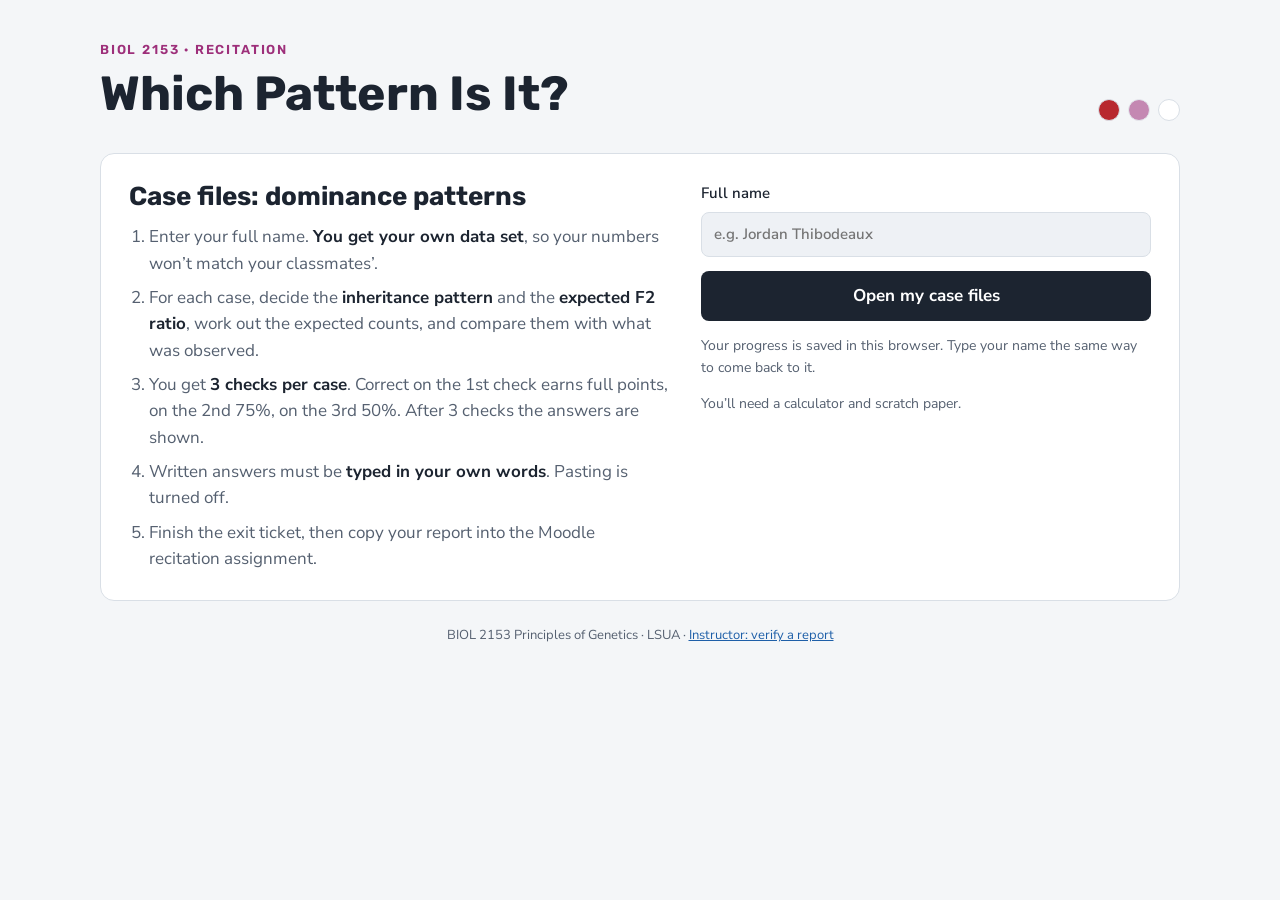
<file: biol2153-which-pattern/index.html>
<!doctype html>
<html lang="en">
<head>
<meta charset="utf-8">
<meta name="viewport" content="width=device-width, initial-scale=1, viewport-fit=cover">
<title>Which Pattern Is It?</title>
<meta name="claude:viewport-fit-sides" content="cover">
<link rel="preconnect" href="https://fonts.googleapis.com">
<link rel="stylesheet" href="https://fonts.googleapis.com/css2?family=Rubik:wght@500;600;700&family=Nunito+Sans:wght@400;600;700&family=JetBrains+Mono:wght@400;600&display=swap">
<style>
/* Layout: a lab-notebook stepper. One case at a time, data table beside the questions on wide screens. */
:root{
  --bg:#F4F6F8; --surface:#FFFFFF; --sunk:#EEF1F5; --ink:#1C2430; --muted:#556070; --line:#D9DFE6;
  --magenta:#9D2F7A; --blue:#1E5FA8; --red:#B8282F; --ok:#1C7348; --okbg:#E5F3EB; --bad:#B42318; --badbg:#FCEBE9;
  --font-display:'Rubik', 'Trebuchet MS', Arial, sans-serif;
  --font-body:'Nunito Sans', 'Segoe UI', Verdana, sans-serif;
  --font-data:'JetBrains Mono', 'Courier New', monospace;
}
@media (prefers-color-scheme: dark){:root:not([data-theme="light"]){
  --bg:#11161D; --surface:#19202A; --sunk:#141A22; --ink:#E6EBF1; --muted:#9BA6B4; --line:#2C3542;
  --magenta:#E383C3; --blue:#7DB0EC; --red:#F07A7F; --ok:#5ACB92; --okbg:#173327; --bad:#F38377; --badbg:#3A1D1B; color-scheme:dark}}
:root[data-theme="dark"]{
  --bg:#11161D; --surface:#19202A; --sunk:#141A22; --ink:#E6EBF1; --muted:#9BA6B4; --line:#2C3542;
  --magenta:#E383C3; --blue:#7DB0EC; --red:#F07A7F; --ok:#5ACB92; --okbg:#173327; --bad:#F38377; --badbg:#3A1D1B; color-scheme:dark}

*{box-sizing:border-box}
body{background:var(--bg);color:var(--ink);font-family:var(--font-body);font-size:17px;line-height:1.55;
  padding-left:max(16px, env(safe-area-inset-left, 0px));padding-right:max(16px, env(safe-area-inset-right, 0px));padding-block:0 48px}
.wrap{max-width:1080px;margin:0 auto;display:flex;flex-direction:column;gap:24px}
h1,h2,h3{font-family:var(--font-display);text-wrap:balance;line-height:1.15;margin:0}
p{margin:0}
button,input,select,textarea{font:inherit;color:inherit}
:focus-visible{outline:3px solid var(--blue);outline-offset:2px}

.masthead{padding-block:32px 8px;display:flex;flex-wrap:wrap;align-items:flex-end;justify-content:space-between;gap:16px}
.masthead .kicker{font-family:var(--font-display);font-weight:600;font-size:13px;letter-spacing:.14em;text-transform:uppercase;color:var(--magenta)}
.masthead h1{font-size:clamp(32px,5vw,48px);font-weight:700;margin-top:6px}
.alleles{display:flex;gap:8px;align-items:center}
.alleles span{width:22px;height:22px;border-radius:50%;border:1px solid var(--line)}

.card{background:var(--surface);border:1px solid var(--line);border-radius:14px;padding:28px}
.start{display:grid;grid-template-columns:1.2fr 1fr;gap:32px}
.start > *{min-width:0}
.start h2{font-size:26px;margin-bottom:12px}
.start ol{margin:0;padding-left:20px;display:flex;flex-direction:column;gap:8px;color:var(--muted)}
.start ol b{color:var(--ink)}
.form{display:flex;flex-direction:column;gap:14px}
label.f{display:flex;flex-direction:column;gap:6px;font-weight:600;font-size:15px}
input[type=text],input[type=number],select,textarea{background:var(--sunk);border:1px solid var(--line);border-radius:8px;padding:10px 12px;width:100%}
input:disabled,select:disabled,textarea:disabled{opacity:.75;cursor:not-allowed}
textarea{min-height:120px;resize:vertical;line-height:1.5}
.btn{appearance:none;border:0;border-radius:8px;padding:12px 20px;font-weight:700;cursor:pointer;background:var(--ink);color:var(--surface)}
.btn.ghost{background:transparent;color:var(--ink);border:1px solid var(--line)}
.btn:disabled{opacity:.45;cursor:not-allowed}
.note{font-size:14px;color:var(--muted)}
.err{color:var(--bad);font-weight:600;font-size:15px}

.steps{display:flex;flex-wrap:wrap;gap:8px}
.chip{appearance:none;border:1px solid var(--line);background:var(--surface);border-radius:999px;padding:7px 14px;font-weight:600;font-size:14px;cursor:pointer;display:flex;gap:8px;align-items:center}
.chip[aria-current="step"]{background:var(--ink);color:var(--surface);border-color:var(--ink)}
.chip .st{font-family:var(--font-data);font-size:12px;opacity:.8}
.who{display:flex;flex-wrap:wrap;justify-content:space-between;align-items:center;gap:12px;font-size:14px;color:var(--muted)}
.who b{color:var(--ink)}
.linkbtn{appearance:none;border:0;background:none;color:var(--blue);font-weight:600;cursor:pointer;padding:0;text-decoration:underline}

.case{display:grid;grid-template-columns:minmax(0,340px) minmax(0,1fr);gap:28px}
.case-head{grid-column:1/-1;display:flex;flex-direction:column;gap:10px}
.eyebrow{font-family:var(--font-display);font-weight:600;font-size:13px;letter-spacing:.14em;text-transform:uppercase}
.t-mag{color:var(--magenta)} .t-blue{color:var(--blue)} .t-red{color:var(--red)} .t-ink{color:var(--muted)}
.case-head h2{font-size:30px}
.story{max-width:68ch;color:var(--ink)}
.side{display:flex;flex-direction:column;gap:16px}
.data{width:100%;border-collapse:collapse;font-variant-numeric:tabular-nums}
.data th{font-family:var(--font-display);font-weight:600;font-size:13px;letter-spacing:.08em;text-transform:uppercase;color:var(--muted);text-align:left;padding:8px 10px;border-bottom:2px solid var(--line)}
.data td{padding:10px;border-bottom:1px solid var(--line)}
.data td.num{font-family:var(--font-data);text-align:right;font-size:18px}
.data tr.total td{font-weight:700;border-bottom:0}
.crit{background:var(--sunk);border-radius:10px;padding:14px 16px;font-size:14px;color:var(--muted)}
.crit b{color:var(--ink)}
.crit code{font-family:var(--font-data);color:var(--ink)}

.qs{display:flex;flex-direction:column;gap:18px;min-width:0}
.q{display:flex;flex-direction:column;gap:8px;padding-bottom:18px;border-bottom:1px solid var(--line)}
.q:last-of-type{border-bottom:0}
.q-top{display:flex;justify-content:space-between;gap:12px;align-items:baseline}
.q-top h3{font-size:17px;font-weight:600}
.pts{font-family:var(--font-data);font-size:13px;color:var(--muted);white-space:nowrap}
.opts{display:flex;flex-wrap:wrap;gap:8px}
.opt{display:flex;align-items:center;gap:8px;border:1px solid var(--line);border-radius:8px;padding:8px 12px;cursor:pointer;background:var(--sunk)}
.opt input{accent-color:var(--blue)}
.exp{display:grid;grid-template-columns:repeat(auto-fit,minmax(140px,1fr));gap:10px}
.exp label{display:flex;flex-direction:column;gap:4px;font-size:14px;color:var(--muted)}
.small-input{max-width:200px}
.fb{font-size:14px;font-weight:600;padding:6px 10px;border-radius:6px;align-self:flex-start}
.fb.ok{color:var(--ok);background:var(--okbg)}
.fb.no{color:var(--bad);background:var(--badbg)}
.fb .ans{font-weight:400}
.paste-msg{font-size:13px;color:var(--bad);font-weight:600}
.bar{display:flex;flex-wrap:wrap;gap:12px;align-items:center;justify-content:space-between;margin-top:4px}
.status{font-size:15px;color:var(--muted)}
.status b{color:var(--ink)}

.report{font-family:var(--font-data);font-size:13px;min-height:320px;white-space:pre;overflow:auto}
.score-row{display:flex;flex-wrap:wrap;gap:12px}
.score{flex:1 1 160px;background:var(--sunk);border-radius:10px;padding:14px 16px}
.score .lbl{font-size:13px;color:var(--muted);font-weight:600;text-transform:uppercase;letter-spacing:.08em}
.score .val{font-family:var(--font-display);font-size:30px;font-weight:700;font-variant-numeric:tabular-nums}
.missing{margin:0;padding-left:20px;color:var(--muted)}
.foot{font-size:13px;color:var(--muted);text-align:center}
.foot a{color:var(--blue)}

@media (max-width:760px){
  .start,.case{grid-template-columns:1fr}
  .card{padding:20px}
}
@media (prefers-reduced-motion:no-preference){.chip,.btn{transition:background .15s, color .15s}}
</style>
</head>
<body>

<div class="wrap">
  <header class="masthead">
    <div>
      <p class="kicker">BIOL 2153 · Recitation</p>
      <h1>Which Pattern Is It?</h1>
    </div>
    <div class="alleles" aria-hidden="true">
      <span style="background:var(--red)"></span><span style="background:var(--magenta);opacity:.55"></span><span style="background:var(--surface)"></span>
    </div>
  </header>

  <section id="start" class="card start">
    <div>
      <h2>Case files: dominance patterns</h2>
      <ol>
        <li>Enter your full name. <b>You get your own data set</b>, so your numbers won’t match your classmates’.</li>
        <li>For each case, decide the <b>inheritance pattern</b> and the <b>expected F2 ratio</b>, work out the expected counts, and compare them with what was observed.</li>
        <li>You get <b>3 checks per case</b>. Correct on the 1st check earns full points, on the 2nd 75%, on the 3rd 50%. After 3 checks the answers are shown.</li>
        <li>Written answers must be <b>typed in your own words</b>. Pasting is turned off.</li>
        <li>Finish the exit ticket, then copy your report into the Moodle recitation assignment.</li>
      </ol>
    </div>
    <div class="form" id="startForm">
      <label class="f" for="nm">Full name<input type="text" id="nm" autocomplete="name" placeholder="e.g. Jordan Thibodeaux"></label>
      <p class="err" id="startErr" hidden></p>
      <button class="btn" type="button" id="openBtn">Open my case files</button>
      <p class="note">Your progress is saved in this browser. Type your name the same way to come back to it.</p>
      <p class="note">You’ll need a calculator and scratch paper.</p>
    </div>
  </section>

  <section id="work" hidden>
    <div class="wrap">
      <div class="who" id="who"></div>
      <nav class="steps" id="steps" aria-label="Activity sections"></nav>
      <div class="card" id="panel"></div>
    </div>
  </section>

  <section id="instructor" class="card" hidden>
    <div class="form">
      <h2 style="font-size:26px">Verify a student report</h2>
      <p class="note">Paste a full report, including its last line. The page checks that the report wasn’t edited after it was generated. It’s a light tamper check, not a security system.</p>
      <label class="f" for="verifyIn">Report text<textarea id="verifyIn" class="report" style="min-height:240px"></textarea></label>
      <div class="bar"><button class="btn" id="verifyBtn" type="button">Verify report</button><a class="linkbtn" href="#">Back to the activity</a></div>
      <p id="verifyOut" class="fb" hidden></p>
    </div>
  </section>

  <p class="foot">BIOL 2153 Principles of Genetics · LSUA · <a href="#check">Instructor: verify a report</a></p>
</div>

<script>
(function(){
"use strict";
const CRIT={1:3.841,2:5.991,3:7.815};
const RATIOS={'3:1':[3,1],'1:2:1':[1,2,1],'2:1':[2,1],'1:1':[1,1],'9:3:3:1':[9,3,3,1]};
const PATTERNS={complete:'Complete dominance',incomplete:'Incomplete dominance',codominance:'Codominance',none:'None of these'};
const FIT={close:'Yes, close to expected',far:'No, far from expected'};
const TELL={yes:'Yes',no:'No'};
const ARRAY_KEYS=['expected','exp31','expBest'];
const CHOICE={pattern:PATTERNS,fit:FIT,fit31:FIT,fitBest:FIT,tell:TELL};
const MULT=[1,0.75,0.5];

function probs(k){const r=RATIOS[k];const s=r.reduce((a,b)=>a+b,0);return r.map(x=>x/s);}
function within(o,p,tol){const n=sum(o);return o.every((x,i)=>Math.abs(x-n*p[i])<=tol*n*p[i]);}
function sum(a){return a.reduce((x,y)=>x+y,0);}
function chi(obs,p){const n=sum(obs);return obs.reduce((s,o,i)=>{const e=n*p[i];return s+(o-e)*(o-e)/e;},0);}
function fnv(str,seed){let h=seed>>>0;for(let i=0;i<str.length;i++){h^=str.charCodeAt(i);h=Math.imul(h,16777619)>>>0;}return h>>>0;}
function mulberry32(a){return function(){a|=0;a=a+0x6D2B79F5|0;let t=Math.imul(a^a>>>15,1|a);t=t+Math.imul(t^t>>>7,61|t)^t;return((t^t>>>14)>>>0)/4294967296;};}
function randInt(r,lo,hi){return lo+Math.floor(r()*(hi-lo+1));}
function sample(r,n,p){const c=p.map(()=>0);for(let i=0;i<n;i++){const x=r();let acc=0;for(let j=0;j<p.length;j++){acc+=p[j];if(x<acc||j===p.length-1){c[j]++;break;}}}return c;}
function gen(r,range,p,ok){for(let t=0;t<3000;t++){const n=randInt(r,range[0],range[1]);const o=sample(r,n,p);if(ok(o))return o;}const n=range[0];return p.map(x=>Math.round(n*x));}
function esc(s){return String(s==null?'':s).replace(/[&<>"']/g,c=>({'&':'&amp;','<':'&lt;','>':'&gt;','"':'&quot;',"'":'&#39;'}[c]));}
function words(s){return (s||'').trim().split(/\s+/).filter(Boolean).length;}
function f2(x){return (Math.round(x*100)/100).toFixed(2);}
function f1(x){return (Math.round(x*10)/10).toFixed(1);}
function fpts(x){return (Math.round(x*100)/100).toString();}
function hex(n){return ('00000000'+n.toString(16)).slice(-8).toUpperCase();}
function checkCode(body){const norm='BIOL2153|'+body.replace(/\s+/g,' ').trim();return hex(fnv(norm,2166136261)).slice(0,4)+'-'+hex(fnv(norm,0x9747b28c)).slice(0,4);}

const MAIN_ITEMS=[['pattern',5,'Inheritance pattern'],['ratio',5,'Expected F2 phenotype ratio'],['expected',4,'Expected number in each class'],['fit',3,'Do the observed numbers match what you expected?'],['tell',3,'Can you tell every F2 individual’s genotype just by looking at it?']];
const BONUS_ITEMS=[['exp31',2,'Expected numbers if the ratio were 3 : 1'],['fit31',2,'Do the observed numbers match a 3 : 1 ratio?'],['best',2,'Which ratio do these data fit?'],['expBest',2,'Expected numbers for the ratio you chose'],['fitBest',2,'Do the observed numbers match that ratio?']];
const HINTS={
  pattern:'Look again at the heterozygote: in between, both shown side by side, or identical to one parent?',
  ratio:'Draw the Punnett square for the F1 × F1 cross. How many phenotype classes are there? Does the heterozygote get its own class?',
  expected:'Expected number = total × that class’s fraction from your Punnett square (for example ¼ of the total). One decimal is fine.',
  fit:'Compare each observed number with your expected number. Being off by a few is normal chance; within about 15% counts as close.',
  tell:'If the heterozygote looks just like one of the homozygotes, you can’t tell them apart by looking.',
  exp31:'Under 3 : 1, expect ¾ of the total to be yellow and ¼ agouti.',
  fit31:'Compare the agouti numbers. Is the observed number within about 15% of expected, or way off?',
  best:'Divide the number of yellow mice by the number of agouti. What simple whole-number ratio is that close to?',
  expBest:'Use the fractions for your new ratio. For 2 : 1, that’s ⅔ and ⅓ of the total.',
  fitBest:'Compare each observed number with your new expected numbers.'
};
const EXIT_PROMPTS=[
  'From across the yard, a farmer’s erminette chickens look gray, so she says feather color shows incomplete dominance. In 3–4 sentences, explain what evidence would prove her right or wrong, and what F2 ratio she would see in either case.',
  'A classmate says that because pink × pink snapdragons give some red offspring, the alleles must have “mixed and then separated.” In 3–4 sentences, correct this explanation using the words allele, segregation and dosage.',
  'A person with sickle-cell trait (HbA HbS) is healthy, yet both hemoglobins show up on a protein gel. In 3–4 sentences, explain how one genotype can be called recessive, incompletely dominant and codominant.'
];

function buildCases(seed){
  const r=mulberry32(seed);
  const p121=probs('1:2:1'),p31=probs('3:1'),p21=probs('2:1');
  return [
    {key:'c1',tone:'t-mag',tag:'Case 1 · Plants',title:'Four o’clocks in the greenhouse',
     story:'A greenhouse crosses true-breeding red-flowered and white-flowered four o’clocks (<i>Mirabilis jalapa</i>). Every F1 plant has evenly pink petals, with no red or white patches. The F1 plants are self-pollinated and the F2 are counted.',
     classes:['Red','Pink','White'],obs:gen(r,[160,240],p121,o=>within(o,p121,0.12)),pattern:'incomplete',ratio:'1:2:1',
     prompt:'In 1–2 sentences, explain which evidence told you the pattern.'},
    {key:'c2',tone:'t-blue',tag:'Case 2 · Poultry',title:'Erminette chickens',
     story:'A poultry farmer crosses true-breeding black and white chickens. From a distance the F1 birds look gray, but up close every single feather is either completely black or completely white. The F1 birds are mated with each other.',
     classes:['Black','Erminette (speckled)','White'],obs:gen(r,[120,200],p121,o=>within(o,p121,0.12)),pattern:'codominance',ratio:'1:2:1',
     prompt:'In 1–2 sentences, explain which evidence told you the pattern.'},
    {key:'c3',tone:'t-red',tag:'Case 3 · Crops',title:'Red and yellow tomatoes',
     story:'A breeder crosses a true-breeding red-fruited tomato with a true-breeding yellow-fruited tomato. All F1 plants make red fruit, the same shade as the red parent. The F1 plants are self-pollinated.',
     classes:['Red fruit','Yellow fruit'],obs:gen(r,[300,450],p31,o=>within(o,p31,0.10)),pattern:'complete',ratio:'3:1',
     prompt:'In 1–2 sentences, explain which evidence told you the pattern.'},
    {key:'c4',tone:'t-blue',tag:'Case 4 · Human blood',title:'The MN blood group',
     story:'A blood bank studies families in which both parents have blood type MN. Lab tests show that type MN people carry both the M antigen and the N antigen on their red blood cells. These are the children’s blood types.',
     classes:['Type M','Type MN','Type N'],obs:gen(r,[100,160],p121,o=>within(o,p121,0.12)),pattern:'codominance',ratio:'1:2:1',
     prompt:'In 1–2 sentences, explain which evidence told you the pattern.'},
    {key:'c5',tone:'t-ink',tag:'Bonus · Mice',title:'Yellow mice never breed true',bonus:true,
     story:'In the early 1900s, Lucien Cuénot crossed yellow mice with each other. Yellow is dominant to agouti (brown), yet yellow mice never bred true: every yellow × yellow cross produced some agouti pups.',
     classes:['Yellow','Agouti'],obs:gen(r,[180,260],p21,o=>!within(o,p31,0.30)&&within(o,p21,0.10)),
     prompt:'Propose a hypothesis (2–3 sentences) that explains the ratio you found. Hint: think about which yellow mice are missing.'}
  ];
}

function correctVals(c){
  const n=sum(c.obs);
  if(!c.bonus)return {pattern:c.pattern,ratio:c.ratio,expected:probs(c.ratio).map(v=>n*v),fit:'close',tell:c.pattern==='complete'?'no':'yes'};
  return {exp31:probs('3:1').map(v=>n*v),fit31:'far',best:'2:1',expBest:probs('2:1').map(v=>n*v),fitBest:'close'};
}
function filled(k,a){if(ARRAY_KEYS.includes(k))return Array.isArray(a)&&a.length&&a.every(v=>v!==''&&v!=null);return a!==''&&a!=null;}
function isCorrect(k,a,cv,c){
  if(ARRAY_KEYS.includes(k))return Array.isArray(a)&&cv[k].every((e,i)=>a[i]!==''&&a[i]!=null&&Math.abs(Number(a[i])-e)<=0.6);
  return a===cv[k];
}
function showVal(k,v,c){
  if(v==null||v==='')return '—';
  if(CHOICE[k])return CHOICE[k][v]||v;
  if(ARRAY_KEYS.includes(k))return v.map((x,i)=>c.classes[i]+' '+(typeof x==='number'?f1(x):x)).join(', ');
  return String(v);
}

let CASES=[],state=null,current=0,storeKey='';
const $=id=>document.getElementById(id);

function blankCase(){return {answers:{},attempts:0,locked:false,correctAt:{},last:{},text:''};}
function save(){try{localStorage.setItem(storeKey,JSON.stringify(state));}catch(e){}}
function load(k){try{const s=localStorage.getItem(k);return s?JSON.parse(s):null;}catch(e){return null;}}

function items(c){return c.bonus?BONUS_ITEMS:MAIN_ITEMS;}
function caseScore(i){const c=CASES[i],s=state.cases[i];return items(c).reduce((t,[k,p])=>t+(s.correctAt[k]?p*MULT[s.correctAt[k]-1]:0),0);}
function totals(){let m=0;for(let i=0;i<4;i++)m+=caseScore(i);return {main:m,bonus:caseScore(4)};}

function begin(name){
  const norm=name.trim().replace(/\s+/g,' ');
  const seed=fnv(norm.toLowerCase(),2166136261);
  const seedHex=hex(seed);
  CASES=buildCases(seed);
  storeKey='wpi-'+seedHex;
  state=load(storeKey)||{name:norm,seedHex:seedHex,cases:CASES.map(blankCase),exit:'',pasteBlocks:0,submittedAt:null,exitIdx:seed%EXIT_PROMPTS.length};
  current=0;save();
  $('start').hidden=true;$('work').hidden=false;
  render();
}

function stepList(){
  const out=CASES.map((c,i)=>{const s=state.cases[i];const st=s.locked?(fpts(caseScore(i))+'/'+(c.bonus?10:20)):(s.attempts?'in progress':'');return {label:c.bonus?'Bonus':'Case '+(i+1),st:st};});
  out.push({label:'Exit ticket',st:words(state.exit)>=40?'done':''});
  out.push({label:'Submit',st:state.submittedAt?'ready':''});
  return out;
}
function render(){
  $('who').innerHTML='<span>Working as <b>'+esc(state.name)+'</b> · data set <span style="font-family:var(--font-data)">'+state.seedHex+'</span></span><button class="linkbtn" type="button" id="switchBtn">Switch student</button>';
  $('steps').innerHTML=stepList().map((s,i)=>'<button type="button" class="chip" data-step="'+i+'"'+(i===current?' aria-current="step"':'')+'>'+s.label+(s.st?'<span class="st">'+esc(s.st)+'</span>':'')+'</button>').join('');
  if(current<CASES.length)$('panel').innerHTML=caseHTML(current);
  else if(current===CASES.length)$('panel').innerHTML=exitHTML();
  else $('panel').innerHTML=submitHTML();
  if(current===CASES.length+1){const ta=$('reportOut');if(ta)ta.value=buildReport();}
}

function radio(ci,k,opts,val,dis){return '<div class="opts" role="radiogroup">'+Object.keys(opts).map(o=>'<label class="opt"><input type="radio" name="c'+ci+'-'+k+'" data-k="'+k+'" value="'+o+'"'+(val===o?' checked':'')+(dis?' disabled':'')+'>'+opts[o]+'</label>').join('')+'</div>';}
function ratioSel(k,val,dis){return '<select class="small-input" data-k="'+k+'"'+(dis?' disabled':'')+' aria-label="Ratio"><option value="">Choose…</option>'+Object.keys(RATIOS).map(r=>'<option'+(val===r?' selected':'')+'>'+r+'</option>').join('')+'</select>';}
function numIn(k,val,dis,step){return '<input type="number" inputmode="decimal" step="'+(step||'any')+'" class="small-input" data-k="'+k+'" value="'+esc(val)+'"'+(dis?' disabled':'')+'>';}

function caseHTML(i){
  const c=CASES[i],s=state.cases[i],cv=correctVals(c),n=sum(c.obs);
  let h='<div class="case"><div class="case-head"><p class="eyebrow '+c.tone+'">'+c.tag+'</p><h2>'+c.title+'</h2><p class="story">'+c.story+'</p></div>';
  h+='<div class="side"><table class="data"><thead><tr><th>Phenotype</th><th style="text-align:right">Observed</th></tr></thead><tbody>';
  c.classes.forEach((cl,j)=>{h+='<tr><td>'+cl+'</td><td class="num">'+c.obs[j]+'</td></tr>';});
  h+='<tr class="total"><td>Total (n)</td><td class="num">'+n+'</td></tr></tbody></table>';
  h+='<div class="crit"><b>Getting expected numbers</b><br>Expected = total × fraction<br>1 : 2 : 1 → <code>¼ · ½ · ¼</code><br>3 : 1 → <code>¾ · ¼</code><br>Within about 15% of expected = close</div>';
  h+='<p class="note">'+(c.bonus?'Bonus case, worth up to 10 extra points.':'Worth 20 points.')+' Checks used: <b>'+s.attempts+' of 3</b>.</p></div>';
  h+='<div class="qs">';
  items(c).forEach(([k,pts,label])=>{
    const dis=s.locked||!!s.correctAt[k];const a=s.answers[k];
    let field='';
    if(CHOICE[k])field=radio(i,k,CHOICE[k],a,dis);
    else if(k==='ratio'||k==='best')field=ratioSel(k,a,dis);
    else if(ARRAY_KEYS.includes(k)){const arr=Array.isArray(a)?a:[];field='<div class="exp">'+c.classes.map((cl,j)=>'<label>'+cl+'<input type="number" inputmode="decimal" step="any" data-k="'+k+'" data-j="'+j+'" value="'+esc(arr[j]==null?'':arr[j])+'"'+(dis?' disabled':'')+'></label>').join('')+'</div>';}
    else field=numIn(k,a,dis);
    let fb='';
    if(s.correctAt[k])fb='<p class="fb ok">✓ Correct (check '+s.correctAt[k]+')</p>';
    else if(s.locked)fb='<p class="fb no">✗ Not correct. <span class="ans">Answer: '+esc(showVal(k,cv[k],c))+'</span></p>';
    else if(s.last[k]===false)fb='<p class="fb no">✗ Not yet. <span class="ans">'+esc(HINTS[k])+'</span></p>';
    h+='<div class="q"><div class="q-top"><h3>'+label+'</h3><span class="pts">'+pts+' pts</span></div>'+field+fb+'</div>';
  });
  h+='<div class="q"><div class="q-top"><h3>'+(c.bonus?'Your hypothesis':'Explain your reasoning')+'</h3><span class="pts">required</span></div><p class="note">'+c.prompt+' Type it yourself; pasting is turned off.</p><textarea class="own" data-k="text" id="txt-'+c.key+'"'+(s.locked?' disabled':'')+'>'+esc(s.text)+'</textarea><p class="paste-msg" hidden>Pasting is turned off. Type your answer in your own words.</p></div>';
  h+='<div class="bar"><p class="status">'+(s.locked?'Case finished: <b>'+fpts(caseScore(i))+' / '+(c.bonus?10:20)+'</b> points.':'Fill in every answer, then check.')+'</p><div style="display:flex;gap:10px;flex-wrap:wrap">';
  if(!s.locked)h+='<button class="btn" type="button" id="checkBtn">Check answers ('+(3-s.attempts)+' left)</button>';
  h+='<button class="btn ghost" type="button" data-step="'+(i+1)+'">Next →</button></div></div><p class="err" id="caseErr" hidden></p>';
  h+='</div></div>';
  return h;
}

function doCheck(){
  const i=current,c=CASES[i],s=state.cases[i],cv=correctVals(c);
  const missing=items(c).filter(([k])=>!s.correctAt[k]&&!filled(k,s.answers[k]));
  const err=$('caseErr');
  if(missing.length){err.textContent='Answer every question first: '+missing.map(m=>m[2]).join(', ')+'.';err.hidden=false;return;}
  const need=c.bonus?10:8;
  if(words(s.text)<need){err.textContent='Write at least '+need+' words in the last box.';err.hidden=false;return;}
  s.attempts++;s.last={};
  let all=true;
  items(c).forEach(([k])=>{if(s.correctAt[k])return;const ok=isCorrect(k,s.answers[k],cv,c);s.last[k]=ok;if(ok)s.correctAt[k]=s.attempts;else all=false;});
  if(all||s.attempts>=3)s.locked=true;
  state.submittedAt=null;save();render();
}

function exitHTML(){
  const w=words(state.exit);
  return '<div class="form" style="max-width:760px"><p class="eyebrow t-mag">Exit ticket · 20 pts, graded by your instructor</p><h2 style="font-size:30px">Explain it in your own words</h2><p class="story">'+esc(EXIT_PROMPTS[state.exitIdx])+'</p><textarea class="own" data-k="exit" id="exitTxt" style="min-height:200px">'+esc(state.exit)+'</textarea><p class="paste-msg" hidden>Pasting is turned off. Type your answer in your own words.</p><div class="bar"><p class="status" id="wc">'+w+' words (at least 40)</p><button class="btn ghost" type="button" data-step="'+(CASES.length+1)+'">Go to submit →</button></div></div>';
}

function readiness(){const m=[];for(let i=0;i<4;i++)if(!state.cases[i].locked)m.push('Finish Case '+(i+1));if(words(state.exit)<40)m.push('Write at least 40 words on the exit ticket');return m;}
function submitHTML(){
  const miss=readiness();
  if(miss.length)return '<div class="form" style="max-width:640px"><p class="eyebrow t-ink">Submit</p><h2 style="font-size:30px">Almost there</h2><p>Before you can generate your report:</p><ul class="missing">'+miss.map(m=>'<li>'+m+'</li>').join('')+'</ul><p class="note">The bonus case is optional.</p></div>';
  if(!state.submittedAt){state.submittedAt=new Date().toLocaleString();save();}
  const t=totals();
  return '<div class="form"><p class="eyebrow t-ink">Submit</p><h2 style="font-size:30px">Your report is ready</h2><div class="score-row"><div class="score"><p class="lbl">Cases 1–4</p><p class="val">'+fpts(t.main)+' / 80</p></div><div class="score"><p class="lbl">Bonus</p><p class="val">'+fpts(t.bonus)+' / 10</p></div><div class="score"><p class="lbl">Exit ticket</p><p class="val">/ 20</p></div></div><p>Copy the whole report and paste it into the <b>Moodle recitation assignment</b>. Don’t edit it: the last line is a check code your instructor uses to confirm it wasn’t changed.</p><textarea class="report" id="reportOut" readonly aria-label="Your report"></textarea><div class="bar"><button class="btn" type="button" id="copyBtn">Copy report</button><p class="status" id="copyMsg"></p></div></div>';
}

function buildReport(){
  const L=[],t=totals();
  L.push('BIOL 2153 Recitation: Which Pattern Is It?');
  L.push('Student: '+state.name);L.push('Data set: '+state.seedHex);
  L.push('Report generated: '+state.submittedAt);
  L.push('Cases 1-4 (auto-graded): '+fpts(t.main)+' / 80');L.push('Bonus: '+fpts(t.bonus)+' / 10');
  L.push('Exit ticket: graded by instructor (/ 20)');L.push('Blocked paste attempts: '+state.pasteBlocks);L.push('');
  CASES.forEach((c,i)=>{
    const s=state.cases[i],cv=correctVals(c);
    L.push((c.bonus?'BONUS':'CASE '+(i+1))+': '+c.title.replace(/’/g,"'")+' | '+fpts(caseScore(i))+' / '+(c.bonus?10:20)+' | checks used: '+s.attempts);
    if(!s.attempts){L.push('  Not attempted');L.push('');return;}
    L.push('  Observed: '+c.classes.map((cl,j)=>cl+' '+c.obs[j]).join(', ')+' (n = '+sum(c.obs)+')');
    items(c).forEach(([k,,label])=>{
      const a=s.answers[k];
      const shown=ARRAY_KEYS.includes(k)&&Array.isArray(a)?a.map((x,j)=>c.classes[j]+' '+x).join(', '):showVal(k,a,c);
      L.push('  '+label+': '+shown+(s.correctAt[k]?'  [correct, check '+s.correctAt[k]+']':'  [incorrect; answer: '+showVal(k,cv[k],c)+']'));
    });
    L.push('  '+(c.bonus?'Hypothesis':'Reasoning')+': '+s.text.trim().replace(/\s+/g,' '));
    L.push('');
  });
  L.push('EXIT TICKET');L.push('Prompt: '+EXIT_PROMPTS[state.exitIdx]);L.push('Answer: '+state.exit.trim().replace(/\s+/g,' '));L.push('');
  const body=L.join('\n');
  return body+'\nCheck code: '+checkCode(body);
}

/* events */
$('nm').addEventListener('keydown',e=>{if(e.key==='Enter'){e.preventDefault();openFiles();}});
$('openBtn').addEventListener('click',openFiles);
function openFiles(){
  const n=$('nm').value,err=$('startErr');
  if(n.trim().split(/\s+/).length<2){err.textContent='Enter your first and last name.';err.hidden=false;return;}
  err.hidden=true;
  try{begin(n);}catch(x){err.textContent='Something went wrong opening your case files. Reload the page and try again.';err.hidden=false;}
}
document.addEventListener('click',e=>{
  const st=e.target.closest('[data-step]');
  if(st){current=Number(st.dataset.step);render();window.scrollTo({top:0});return;}
  if(e.target.id==='checkBtn'){doCheck();return;}
  if(e.target.id==='switchBtn'){state=null;$('work').hidden=true;$('start').hidden=false;$('nm').value='';return;}
  if(e.target.id==='copyBtn'){
    const ta=$('reportOut'),msg=$('copyMsg');
    const fallback=()=>{ta.focus();ta.select();msg.textContent='Selected. Press Ctrl+C (or ⌘+C) to copy.';};
    try{navigator.clipboard.writeText(ta.value).then(()=>{msg.textContent='Copied. Paste it into Moodle.';},fallback);}catch(err){fallback();}
  }
});
function onField(e){
  if(!state)return;const el=e.target,k=el.dataset&&el.dataset.k;if(!k)return;
  if(k==='exit'){state.exit=el.value;const wc=$('wc');if(wc)wc.textContent=words(el.value)+' words (at least 40)';state.submittedAt=null;save();return;}
  if(current>=CASES.length)return;
  const s=state.cases[current];
  if(k==='text')s.text=el.value;
  else if(ARRAY_KEYS.includes(k)){if(!Array.isArray(s.answers[k]))s.answers[k]=CASES[current].classes.map(()=>'');s.answers[k][Number(el.dataset.j)]=el.value;}
  else s.answers[k]=el.value;
  save();
}
document.addEventListener('input',onField);
document.addEventListener('change',onField);
function blockPaste(e){
  const el=e.target;if(!el.classList||!el.classList.contains('own'))return;
  e.preventDefault();state.pasteBlocks++;save();
  const m=el.parentNode.querySelector('.paste-msg');if(m)m.hidden=false;
}
document.addEventListener('paste',blockPaste,true);
document.addEventListener('drop',blockPaste,true);

function route(){
  const inst=location.hash==='#check';
  $('instructor').hidden=!inst;
  if(inst){$('start').hidden=true;$('work').hidden=true;}
  else if(state){$('work').hidden=false;$('start').hidden=true;}
  else{$('start').hidden=false;$('work').hidden=true;}
}
$('verifyBtn').addEventListener('click',()=>{
  const txt=$('verifyIn').value.replace(/\r\n/g,'\n'),out=$('verifyOut');
  const m=txt.match(/\n\s*Check code:\s*([0-9A-F]{4}-[0-9A-F]{4})\s*$/i);
  out.hidden=false;
  if(!m){out.className='fb no';out.textContent='No check code found. Paste the entire report, including the last line.';return;}
  const body=txt.slice(0,m.index);
  if(checkCode(body)===m[1].toUpperCase()){out.className='fb ok';out.textContent='✓ Check code matches. The report hasn’t been changed since it was generated.';}
  else{out.className='fb no';out.textContent='✗ Check code doesn’t match. The report was edited after it was generated, or part of it is missing.';}
});
window.addEventListener('hashchange',route);
route();
})();
</script>

</body>
</html>
</file>
